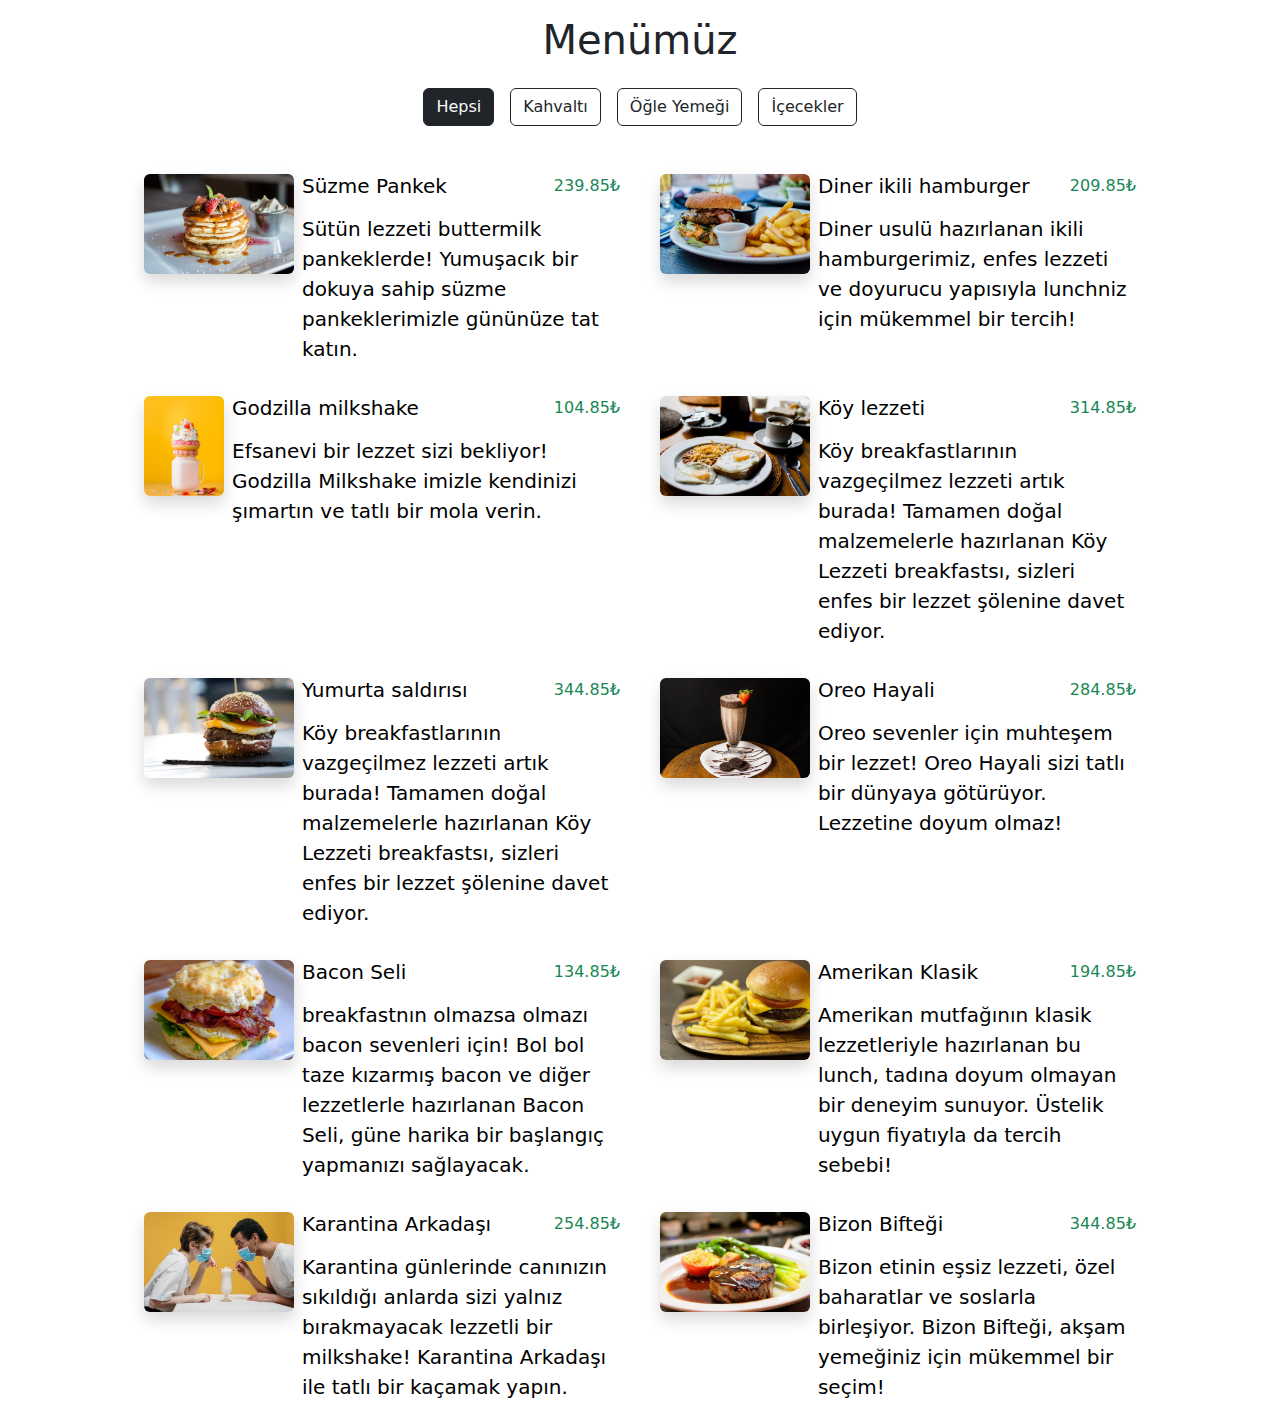
<file: index.html>
<!DOCTYPE html>
<html lang="en">
  <head>
    <meta charset="utf-8" />
    <meta name="viewport" content="width=device-width, initial-scale=1" />
    <title>MENU APP</title>
    <!-- bootstrap link -->
    <link
      href="https://cdn.jsdelivr.net/npm/bootstrap@5.3.3/dist/css/bootstrap.min.css"
      rel="stylesheet"
      integrity="sha384-QWTKZyjpPEjISv5WaRU9OFeRpok6YctnYmDr5pNlyT2bRjXh0JMhjY6hW+ALEwIH"
      crossorigin="anonymous"
    />
    <!-- link css -->
    <link rel="stylesheet" href="style.css" />
    <!-- bs icon -->
    <link
      rel="stylesheet"
      href="https://cdn.jsdelivr.net/npm/bootstrap-icons@1.11.3/font/bootstrap-icons.min.css"
    />
  </head>
  <body>
    <!-- top area -->
    <h1 class="text-center my-3">Menümüz</h1>
    <!-- buttons area -->
    <div
      class="d-flex justify-content-center align-items-center gap-3 mt-4"
      id="buttons-area"
    >
      <button class="btn btn-outline-dark" data-category="all">Hepsi</button>
      <button class="btn btn-outline-dark" data-category="breakfast">
        Kahvaltı
      </button>
      <button class="btn btn-outline-dark" data-category="lunch">
        öğle Yemeği
      </button>
      <button class="btn btn-outline-dark" data-category="shakes">
        İçecekler
      </button>
    </div>
    <!-- menu area -->
    <div class="row justify-content-center gap-3 mt-5" id="menu-area">
      <a
        id="card"
        href="/productDetail.html"
        class="text-decoration-none text-black d-flex flex-md-row flex-column gap-2"
      >
        <img src="./images/item-1.jpeg" alt="pasta" class="rounded shadow" />
        <div class="">
          <div class="d-flex justify-content-between align-items-center">
            <h5>Süzme Pankek</h5>
            <p class="text-success">239.8 ₺</p>
          </div>
          <p class="lead">
            Lorem ipsum dolor sit amet, consectetur adipisicing elit. Fugiat non
            repellendus iusto necessitatibus ad nam velit,
          </p>
        </div>
      </a>
    </div>

    <!--?------------------------------------------------------------------------------------------------------------------------------->
    <!-- !js -->
    <script src="/js/main.js" type="module"></script>
  </body>
</html>
</file>
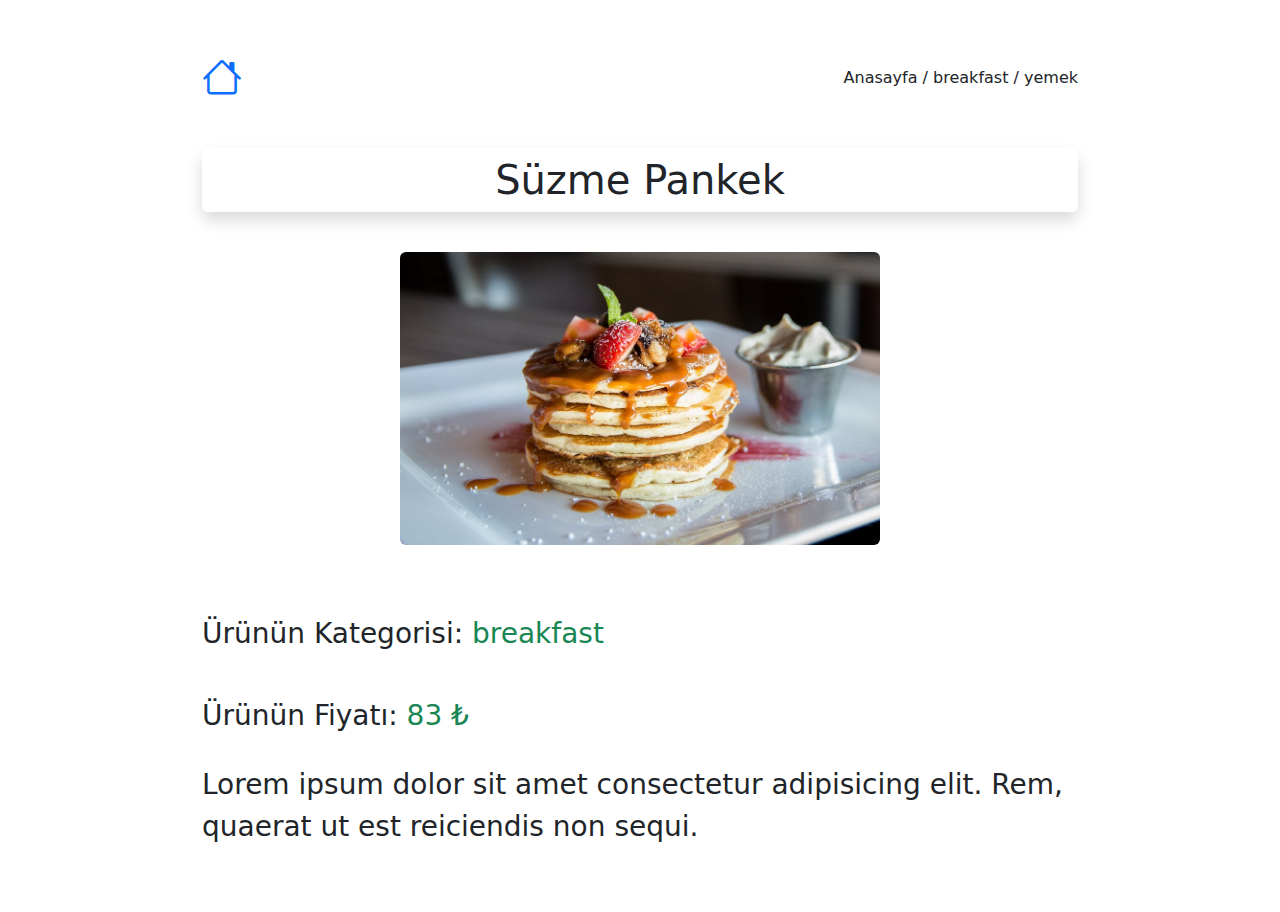
<file: productDetail.html>
<!DOCTYPE html>
<html lang="en">
  <head>
    <meta charset="utf-8" />
    <meta name="viewport" content="width=device-width, initial-scale=1" />
    <title>MENU APP</title>
    <!-- bootstrap link -->
    <link
      href="https://cdn.jsdelivr.net/npm/bootstrap@5.3.3/dist/css/bootstrap.min.css"
      rel="stylesheet"
      integrity="sha384-QWTKZyjpPEjISv5WaRU9OFeRpok6YctnYmDr5pNlyT2bRjXh0JMhjY6hW+ALEwIH"
      crossorigin="anonymous"
    />
    <!-- link css -->
    <link rel="stylesheet" href="style.css" />
    <!-- bs icon -->
    <link
      rel="stylesheet"
      href="https://cdn.jsdelivr.net/npm/bootstrap-icons@1.11.3/font/bootstrap-icons.min.css"
    />
  </head>
  <body>
    <div
      class="container d-flex flex-column gap-4 my-5"
      id="outlet"
      style="max-width: 900px"
    >
      <div class="d-flex justify-content-between align-items-center">
        <a href="/index.html">
          <i class="bi bi-house fs-1"></i>
        </a>

        <div class="">Anasayfa / breakfast / yemek</div>
      </div>
      <h1 class="text-center my-3 shadow p-2 rounded">Süzme Pankek</h1>
      <div class="d-flex justify-content-center align-items-center">
        <img
          src="/images/item-1.jpeg"
          class="img-fluid rounded"
          alt=""
          style="max-width: 480px"
        />
      </div>
      <div class="">
        <h3 class="my-5">
          Ürünün Kategorisi: <span class="text-success">breakfast</span>
        </h3>
        <h3>Ürünün Fiyatı: <span class="text-success">83 ₺</span></h3>
      </div>
      <p class="lead fs-3">
        Lorem ipsum dolor sit amet consectetur adipisicing elit. Rem, quaerat ut
        est reiciendis non sequi.
      </p>
    </div>
    <!-- !js -->
    <script src="/js/detail.js" type="module"></script>
  </body>
</html>
</file>
<file: style.css>
* {
  margin: 0;
  padding: 0;
  box-sizing: border-box;
}

#card {
  max-width: 500px;
}
#card img {
  width: 150px;
  height: 100px;
}

@media (max-width: 766px) {
  #card {
    max-width: 400px;
  }
  #card img {
    width: 100%;
    height: 240px;
  }
}
</file>
